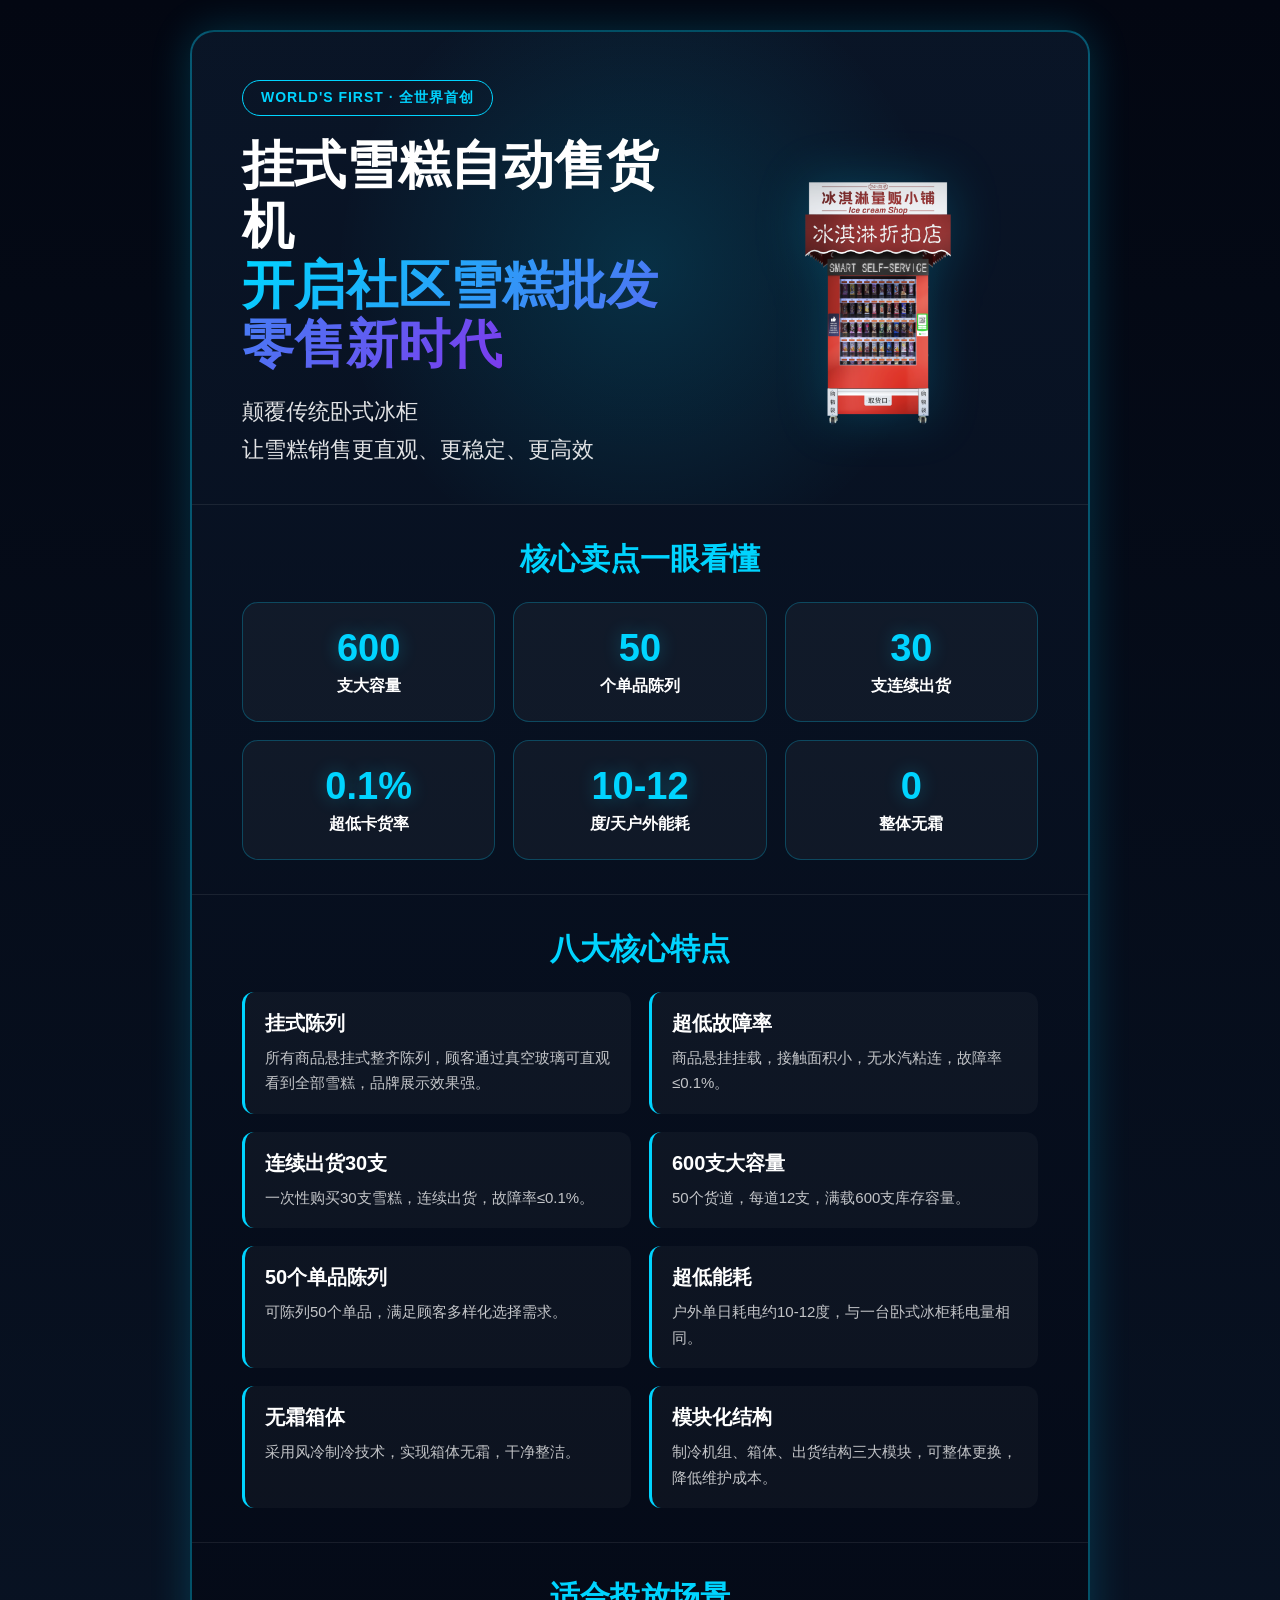
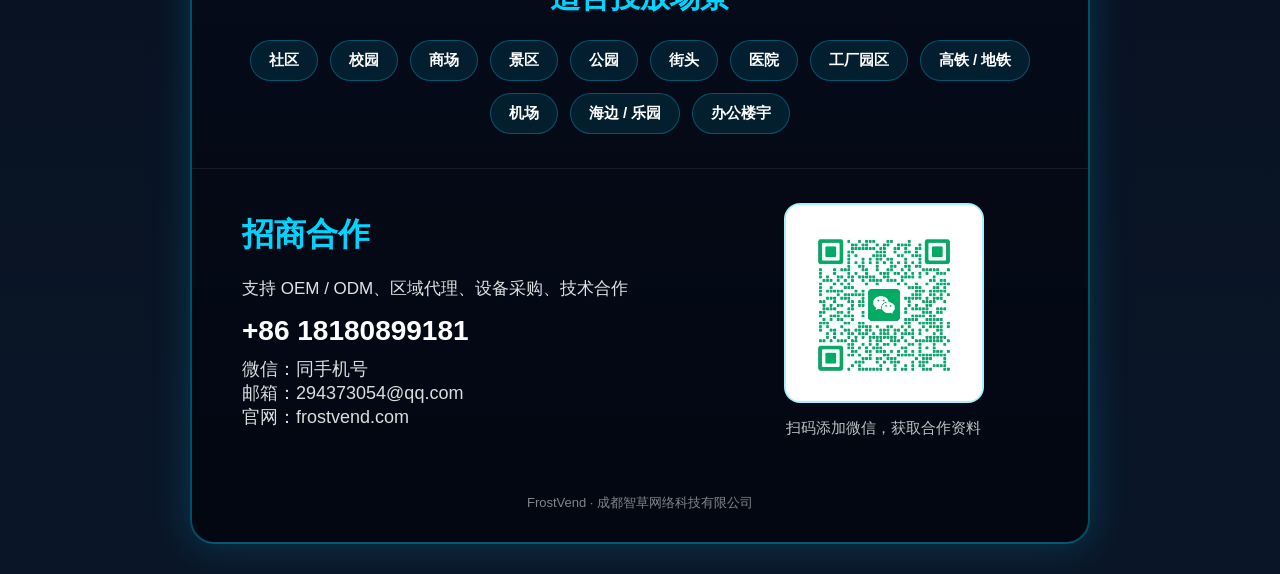
<file: poster.html>
<!DOCTYPE html>
<html lang="zh-CN">
<head>
    <meta charset="UTF-8">
    <meta name="viewport" content="width=device-width, initial-scale=1.0">
    <title>FrostVend 招商海报</title>
    <style>
        * { margin: 0; padding: 0; box-sizing: border-box; }
        body {
            font-family: "Microsoft YaHei", sans-serif;
            background: linear-gradient(180deg, #030712 0%, #0a1628 100%);
            color: #fff;
            min-height: 100vh;
            padding: 30px 0;
        }
        .poster {
            width: 900px;
            margin: 0 auto;
            background: linear-gradient(180deg, rgba(10,22,40,0.95) 0%, rgba(3,7,18,0.98) 100%);
            border: 2px solid rgba(0,212,255,0.35);
            border-radius: 24px;
            overflow: hidden;
            box-shadow: 0 0 40px rgba(0,212,255,0.2);
        }
        .hero {
            position: relative;
            padding: 48px 50px 36px;
            background: radial-gradient(circle at center, rgba(0,212,255,0.15) 0%, transparent 60%);
        }
        .badge {
            display: inline-block;
            padding: 8px 18px;
            border: 1px solid #00d4ff;
            border-radius: 20px;
            color: #00d4ff;
            font-size: 14px;
            font-weight: 700;
            margin-bottom: 20px;
            letter-spacing: 1px;
        }
        .hero-wrap {
            display: flex;
            align-items: center;
            gap: 36px;
        }
        .hero-text { flex: 1; }
        .hero-title {
            font-size: 52px;
            line-height: 1.15;
            font-weight: 900;
            margin-bottom: 18px;
        }
        .hero-title span {
            background: linear-gradient(135deg, #00d4ff, #7c3aed);
            -webkit-background-clip: text;
            -webkit-text-fill-color: transparent;
            background-clip: text;
        }
        .hero-subtitle {
            font-size: 22px;
            line-height: 1.7;
            color: rgba(255,255,255,0.88);
        }
        .hero-image {
            width: 320px;
            flex-shrink: 0;
        }
        .hero-image img {
            width: 100%;
            display: block;
            filter: drop-shadow(0 0 25px rgba(0,212,255,0.2));
        }
        .section {
            padding: 34px 50px;
            border-top: 1px solid rgba(255,255,255,0.08);
        }
        .section-title {
            font-size: 30px;
            font-weight: 800;
            color: #00d4ff;
            margin-bottom: 22px;
            text-align: center;
        }
        .highlights {
            display: grid;
            grid-template-columns: repeat(3, 1fr);
            gap: 18px;
        }
        .highlight {
            background: rgba(255,255,255,0.04);
            border: 1px solid rgba(0,212,255,0.25);
            border-radius: 16px;
            padding: 24px 18px;
            text-align: center;
        }
        .highlight-num {
            font-size: 38px;
            font-weight: 900;
            color: #00d4ff;
            margin-bottom: 6px;
            text-shadow: 0 0 18px rgba(0,212,255,0.3);
        }
        .highlight-label {
            font-size: 16px;
            color: #fff;
            font-weight: 700;
        }
        .advantages {
            display: grid;
            grid-template-columns: repeat(2, 1fr);
            gap: 18px;
        }
        .adv {
            background: rgba(255,255,255,0.03);
            border-left: 3px solid #00d4ff;
            border-radius: 12px;
            padding: 18px 18px 18px 20px;
        }
        .adv h3 {
            font-size: 20px;
            margin-bottom: 8px;
            color: #fff;
        }
        .adv p {
            font-size: 15px;
            line-height: 1.7;
            color: rgba(255,255,255,0.75);
        }
        .scenes {
            display: flex;
            flex-wrap: wrap;
            gap: 12px;
            justify-content: center;
        }
        .scene-tag {
            padding: 10px 18px;
            border-radius: 999px;
            background: rgba(0,212,255,0.1);
            border: 1px solid rgba(0,212,255,0.3);
            color: #fff;
            font-size: 15px;
            font-weight: 600;
        }
        .contact {
            display: grid;
            grid-template-columns: 1.2fr 0.8fr;
            gap: 24px;
            align-items: center;
        }
        .contact-left h3 {
            font-size: 32px;
            margin-bottom: 16px;
            color: #00d4ff;
        }
        .contact-left p {
            font-size: 17px;
            line-height: 1.9;
            color: rgba(255,255,255,0.88);
        }
        .contact-left .phone {
            font-size: 28px;
            font-weight: 900;
            color: #fff;
            margin: 10px 0;
        }
        .contact-left .wechat,
        .contact-left .email,
        .contact-left .site {
            font-size: 18px;
            color: rgba(255,255,255,0.86);
        }
        .contact-right {
            text-align: center;
        }
        .contact-right img {
            width: 200px;
            height: 200px;
            object-fit: cover;
            border-radius: 16px;
            border: 2px solid rgba(0,212,255,0.35);
            background: #fff;
            margin: 0 auto 12px;
        }
        .contact-right p {
            color: rgba(255,255,255,0.75);
            font-size: 15px;
        }
        .footer {
            padding: 22px 50px 30px;
            text-align: center;
            color: rgba(255,255,255,0.5);
            font-size: 13px;
        }
        @media (max-width: 940px) {
            .poster { width: calc(100% - 24px); }
            .hero-wrap { flex-direction: column; }
            .hero-image { width: 260px; }
            .highlights { grid-template-columns: repeat(2, 1fr); }
            .advantages { grid-template-columns: 1fr; }
            .contact { grid-template-columns: 1fr; }
        }
        @media (max-width: 600px) {
            .hero, .section, .footer { padding-left: 20px; padding-right: 20px; }
            .hero-title { font-size: 34px; }
            .hero-subtitle { font-size: 17px; }
            .section-title { font-size: 24px; }
            .highlights { grid-template-columns: 1fr; }
        }
    </style>
</head>
<body>
    <div class="poster">
        <section class="hero">
            <div class="badge">WORLD'S FIRST · 全世界首创</div>
            <div class="hero-wrap">
                <div class="hero-text">
                    <h1 class="hero-title">挂式雪糕自动售货机<br><span>开启社区雪糕批发零售新时代</span></h1>
                    <p class="hero-subtitle">
                        颠覆传统卧式冰柜<br>
                        让雪糕销售更直观、更稳定、更高效
                    </p>
                </div>
                <div class="hero-image">
                    <img src="images/product/1.png?v=20260729-tech" alt="FrostVend 挂式雪糕自动售货机">
                </div>
            </div>
        </section>

        <section class="section">
            <h2 class="section-title">核心卖点一眼看懂</h2>
            <div class="highlights">
                <div class="highlight"><div class="highlight-num">600</div><div class="highlight-label">支大容量</div></div>
                <div class="highlight"><div class="highlight-num">50</div><div class="highlight-label">个单品陈列</div></div>
                <div class="highlight"><div class="highlight-num">30</div><div class="highlight-label">支连续出货</div></div>
                <div class="highlight"><div class="highlight-num">0.1%</div><div class="highlight-label">超低卡货率</div></div>
                <div class="highlight"><div class="highlight-num">10-12</div><div class="highlight-label">度/天户外能耗</div></div>
                <div class="highlight"><div class="highlight-num">0</div><div class="highlight-label">整体无霜</div></div>
            </div>
        </section>

        <section class="section">
            <h2 class="section-title">八大核心特点</h2>
            <div class="advantages">
                <div class="adv"><h3>挂式陈列</h3><p>所有商品悬挂式整齐陈列，顾客通过真空玻璃可直观看到全部雪糕，品牌展示效果强。</p></div>
                <div class="adv"><h3>超低故障率</h3><p>商品悬挂挂载，接触面积小，无水汽粘连，故障率≤0.1%。</p></div>
                <div class="adv"><h3>连续出货30支</h3><p>一次性购买30支雪糕，连续出货，故障率≤0.1%。</p></div>
                <div class="adv"><h3>600支大容量</h3><p>50个货道，每道12支，满载600支库存容量。</p></div>
                <div class="adv"><h3>50个单品陈列</h3><p>可陈列50个单品，满足顾客多样化选择需求。</p></div>
                <div class="adv"><h3>超低能耗</h3><p>户外单日耗电约10-12度，与一台卧式冰柜耗电量相同。</p></div>
                <div class="adv"><h3>无霜箱体</h3><p>采用风冷制冷技术，实现箱体无霜，干净整洁。</p></div>
                <div class="adv"><h3>模块化结构</h3><p>制冷机组、箱体、出货结构三大模块，可整体更换，降低维护成本。</p></div>
            </div>
        </section>

        <section class="section">
            <h2 class="section-title">适合投放场景</h2>
            <div class="scenes">
                <div class="scene-tag">社区</div>
                <div class="scene-tag">校园</div>
                <div class="scene-tag">商场</div>
                <div class="scene-tag">景区</div>
                <div class="scene-tag">公园</div>
                <div class="scene-tag">街头</div>
                <div class="scene-tag">医院</div>
                <div class="scene-tag">工厂园区</div>
                <div class="scene-tag">高铁 / 地铁</div>
                <div class="scene-tag">机场</div>
                <div class="scene-tag">海边 / 乐园</div>
                <div class="scene-tag">办公楼宇</div>
            </div>
        </section>

        <section class="section">
            <div class="contact">
                <div class="contact-left">
                    <h3>招商合作</h3>
                    <p>支持 OEM / ODM、区域代理、设备采购、技术合作</p>
                    <div class="phone">+86 18180899181</div>
                    <div class="wechat">微信：同手机号</div>
                    <div class="email">邮箱：294373054@qq.com</div>
                    <div class="site">官网：frostvend.com</div>
                </div>
                <div class="contact-right">
                    <img src="images/qrcode.jpg" alt="微信二维码">
                    <p>扫码添加微信，获取合作资料</p>
                </div>
            </div>
        </section>

        <div class="footer">FrostVend · 成都智草网络科技有限公司</div>
    </div>
</body>
</html>
</file>
